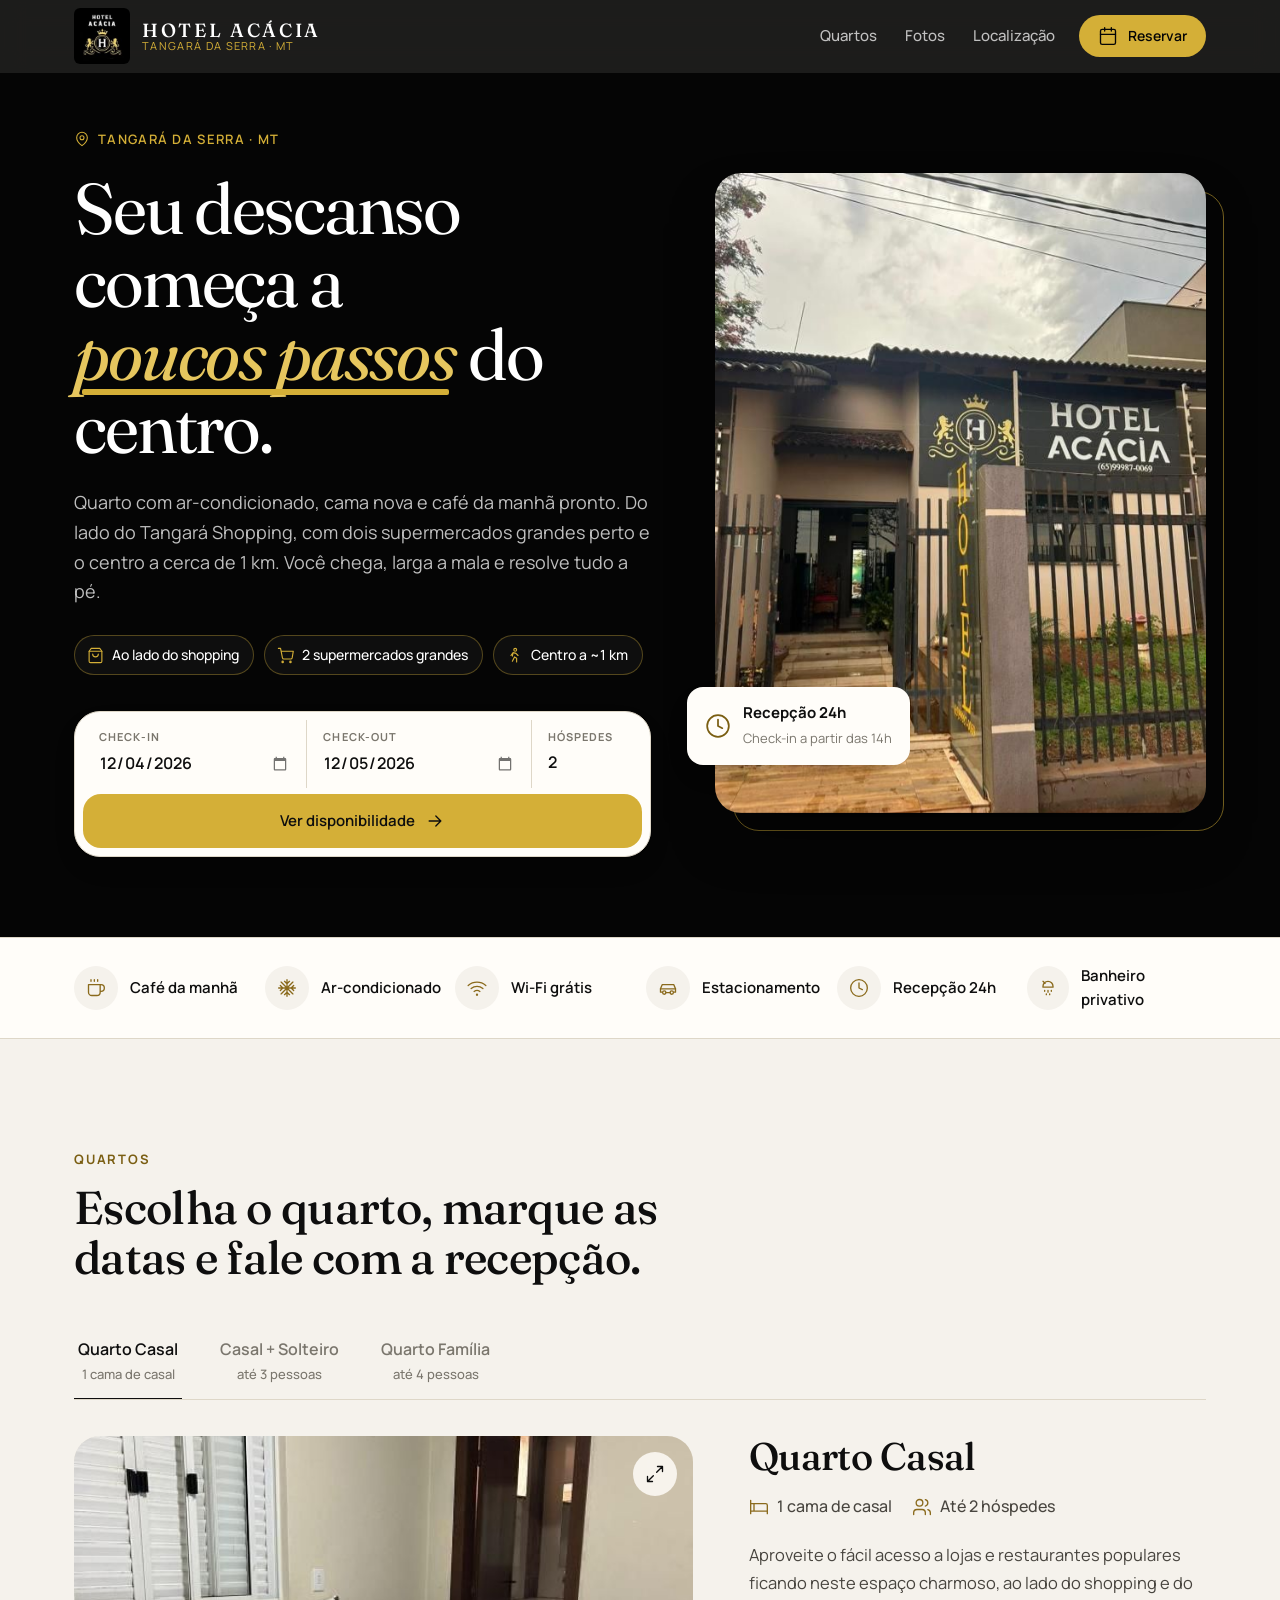
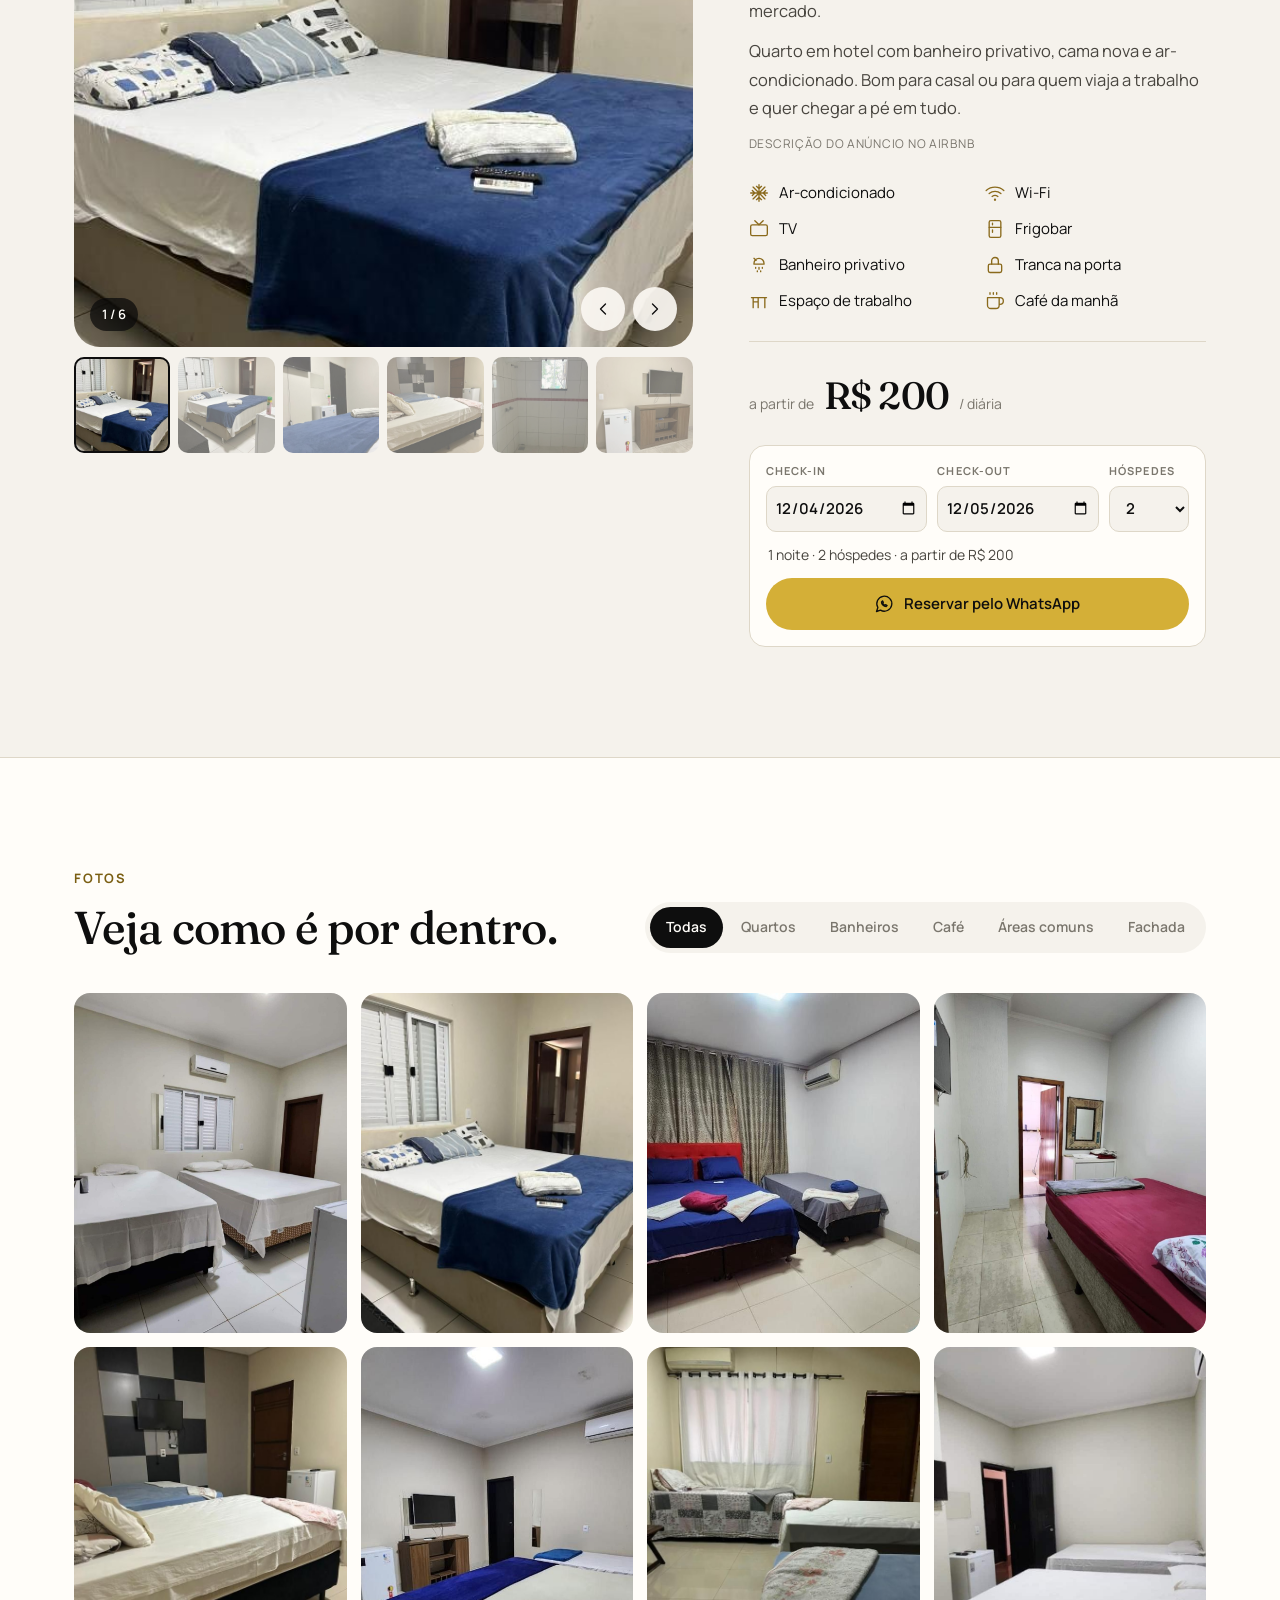
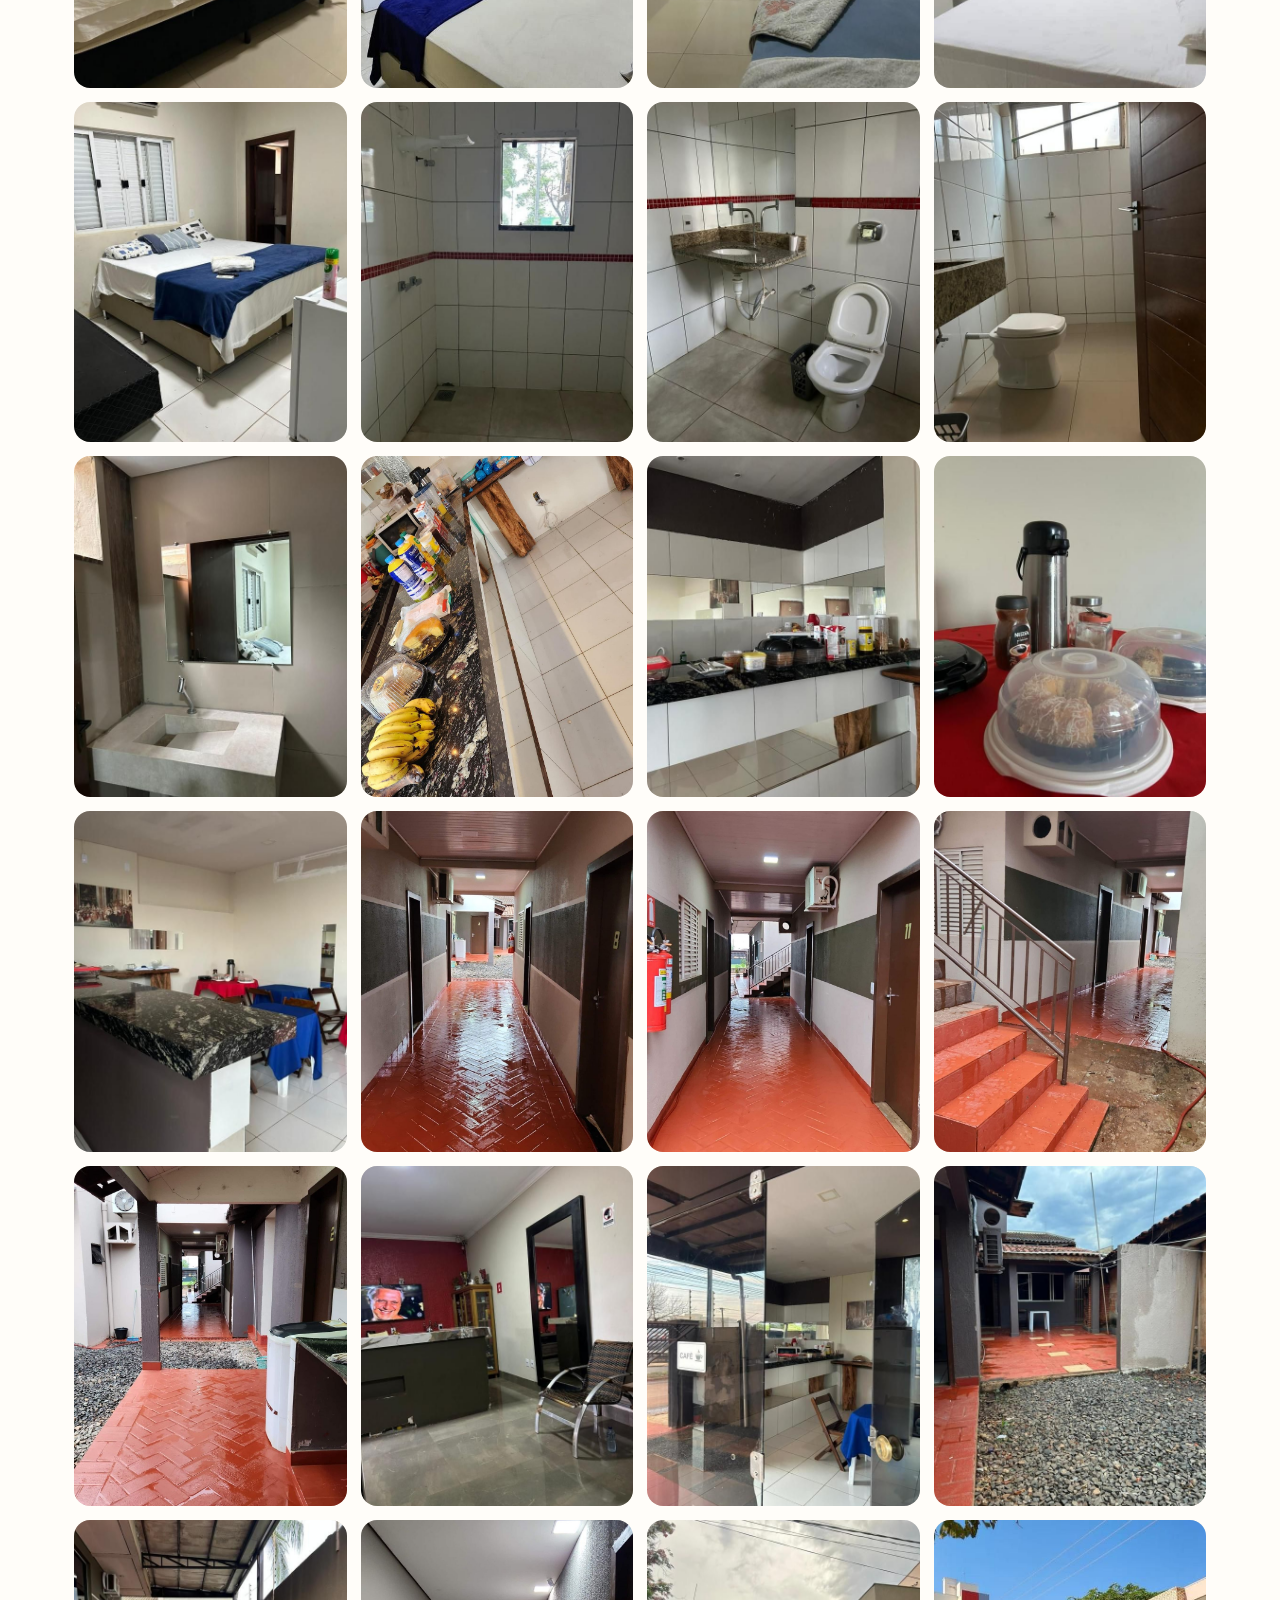
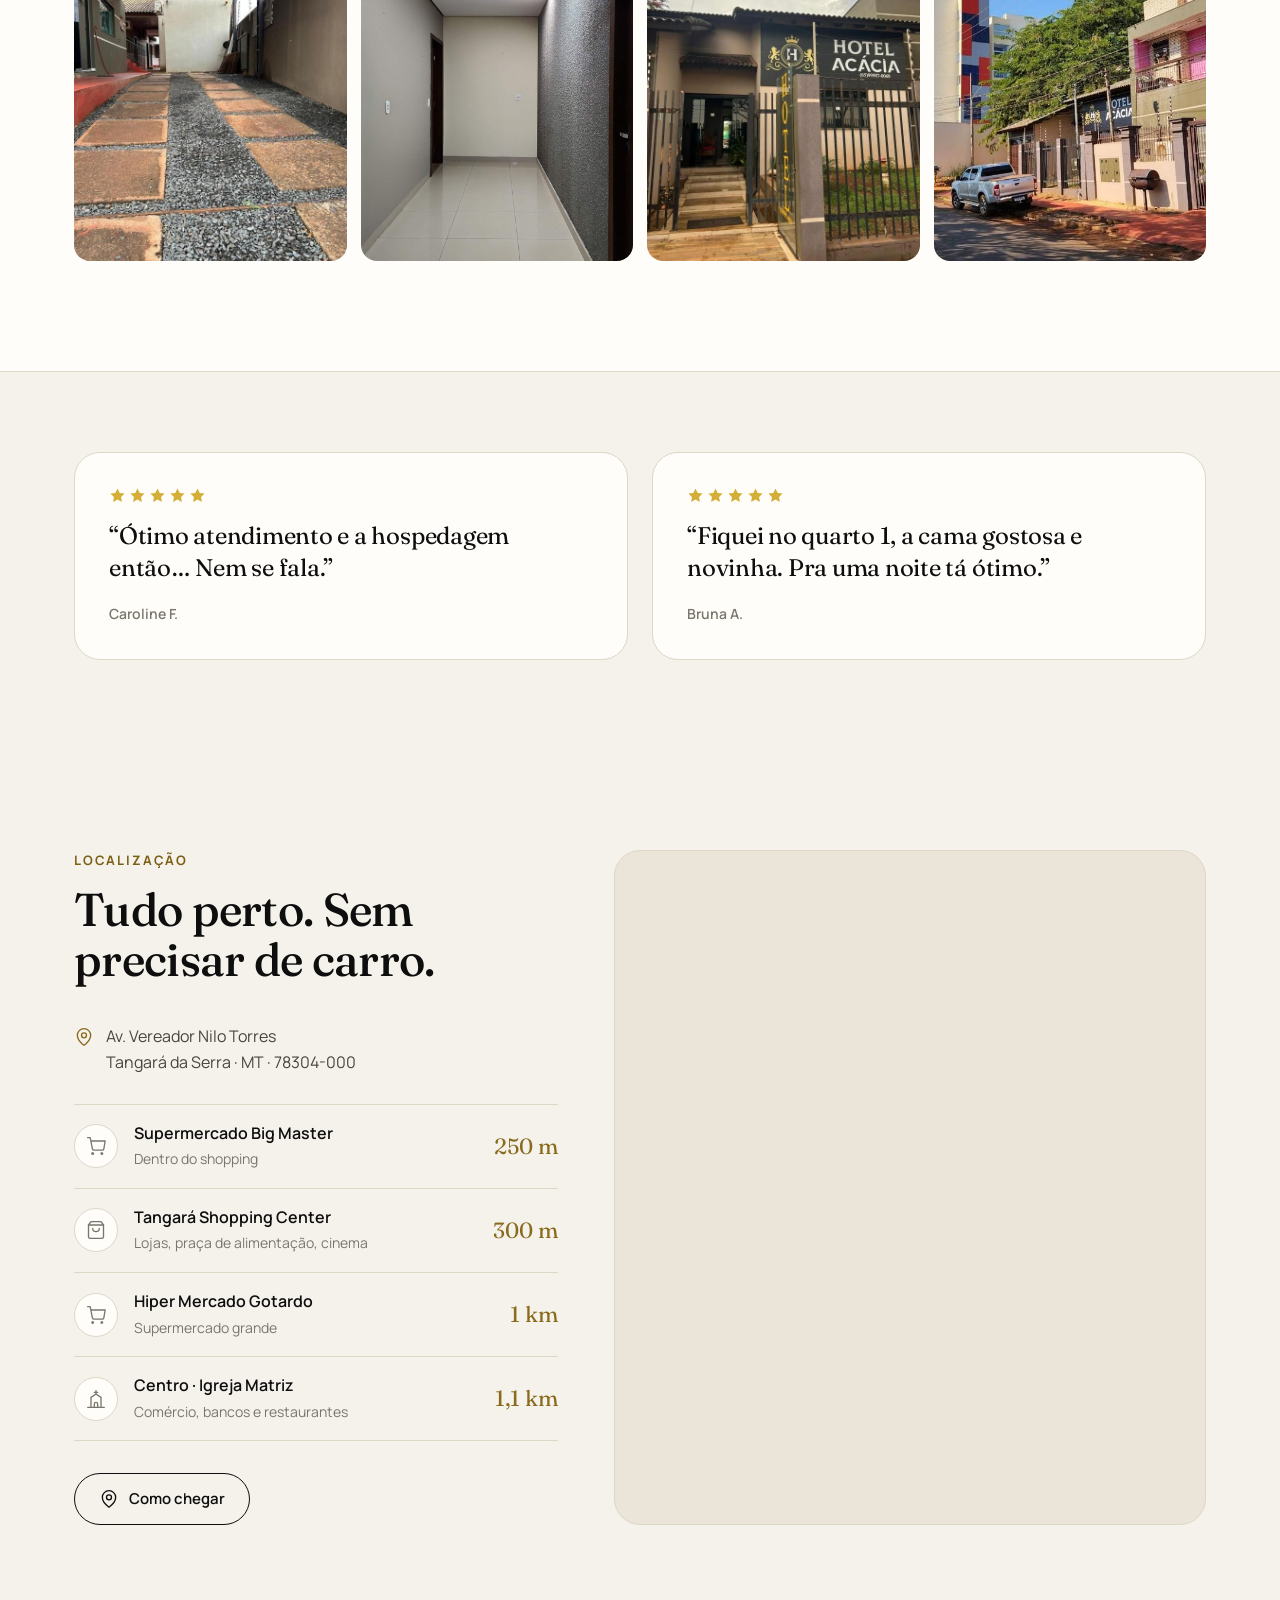
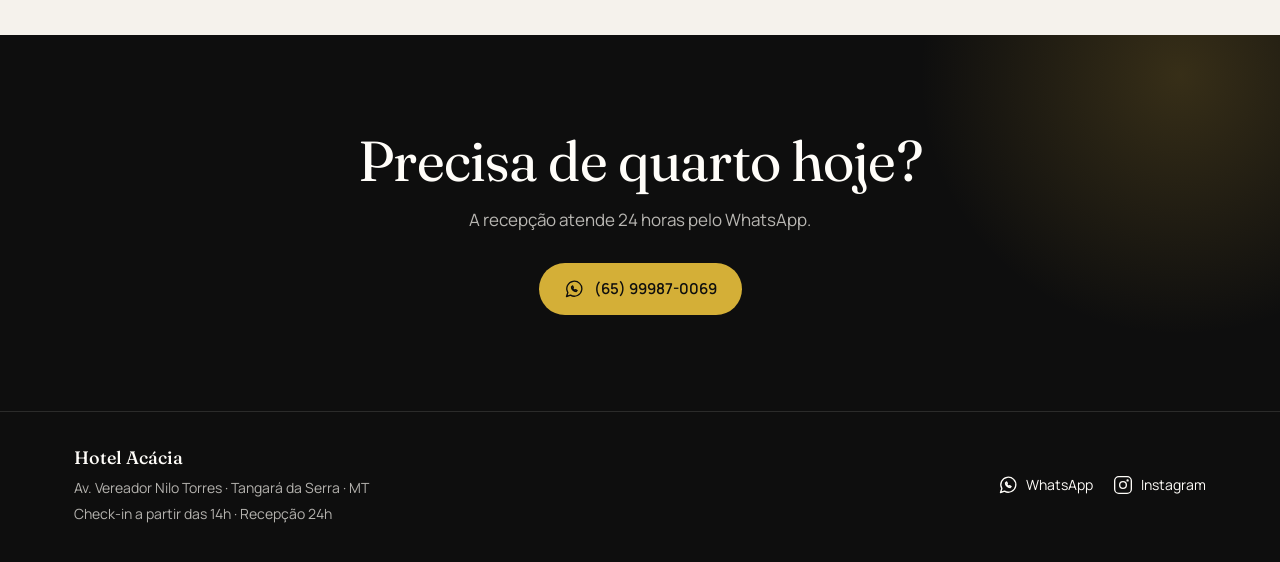
<file: index.html>
<!doctype html>
<html lang="pt-BR">
<head>
<meta charset="utf-8">
<meta name="viewport" content="width=device-width, initial-scale=1">
<title>Hotel Acácia · Tangará da Serra</title>
<meta name="description" content="Hotel Acácia em Tangará da Serra - MT. Quartos com ar-condicionado, Wi-Fi e café da manhã, ao lado do Tangará Shopping e perto do centro. Reserve pelo WhatsApp.">
<meta name="theme-color" content="#0A0A0A">
<link rel="preconnect" href="https://fonts.googleapis.com">
<link rel="preconnect" href="https://fonts.gstatic.com" crossorigin>
<link href="https://fonts.googleapis.com/css2?family=Fraunces:opsz,wght@9..144,400;9..144,500;9..144,600&family=Manrope:wght@400;500;600;700&display=swap" rel="stylesheet">
<link rel="icon" href="img/logo.jpg">
<link rel="stylesheet" href="styles.css">
</head>
<body>

<!-- Ícones (traço fino, estilo Lucide) -->
<svg width="0" height="0" style="position:absolute" aria-hidden="true">
  <defs>
    <symbol id="i-bed" viewBox="0 0 24 24"><path d="M2 4v16M2 8h18a2 2 0 0 1 2 2v10M2 17h20M6 8v9"/></symbol>
    <symbol id="i-users" viewBox="0 0 24 24"><path d="M16 21v-2a4 4 0 0 0-4-4H6a4 4 0 0 0-4 4v2"/><circle cx="9" cy="7" r="4"/><path d="M22 21v-2a4 4 0 0 0-3-3.87M16 3.13a4 4 0 0 1 0 7.75"/></symbol>
    <symbol id="i-snow" viewBox="0 0 24 24"><path d="M12 2v20M4.9 4.9l14.2 14.2M2 12h20M4.9 19.1 19.1 4.9M9 4l3 3 3-3M9 20l3-3 3 3M4 9l3 3-3 3M20 9l-3 3 3 3"/></symbol>
    <symbol id="i-wifi" viewBox="0 0 24 24"><path d="M5 12.55a11 11 0 0 1 14.08 0M1.42 9a16 16 0 0 1 21.16 0M8.53 16.11a6 6 0 0 1 6.95 0"/><circle cx="12" cy="20" r=".6"/></symbol>
    <symbol id="i-tv" viewBox="0 0 24 24"><rect x="2" y="7" width="20" height="13" rx="2"/><path d="m17 2-5 5-5-5"/></symbol>
    <symbol id="i-fridge" viewBox="0 0 24 24"><rect x="5" y="2" width="14" height="20" rx="2"/><path d="M5 10h14M9 5v2M9 13v3"/></symbol>
    <symbol id="i-shower" viewBox="0 0 24 24"><path d="M4 4 6.5 6.5M10 4a6 6 0 0 1 6 6v1H4v-1a6 6 0 0 1 6-6Z" transform="translate(2 0)"/><path d="M8 15v1M12 15v2M16 15v1M10 19v1M14 19v1"/></symbol>
    <symbol id="i-coffee" viewBox="0 0 24 24"><path d="M17 8h1a4 4 0 1 1 0 8h-1M3 8h14v9a4 4 0 0 1-4 4H7a4 4 0 0 1-4-4Z"/><path d="M6 2v2M10 2v2M14 2v2"/></symbol>
    <symbol id="i-car" viewBox="0 0 24 24"><path d="M19 17h2v-4l-2-5H5L3 13v4h2"/><circle cx="7.5" cy="17.5" r="2"/><circle cx="16.5" cy="17.5" r="2"/><path d="M9.5 17.5h5M3 13h18"/></symbol>
    <symbol id="i-clock" viewBox="0 0 24 24"><circle cx="12" cy="12" r="10"/><path d="M12 6v6l4 2"/></symbol>
    <symbol id="i-lock" viewBox="0 0 24 24"><rect x="4" y="11" width="16" height="10" rx="2"/><path d="M8 11V7a4 4 0 0 1 8 0v4"/></symbol>
    <symbol id="i-desk" viewBox="0 0 24 24"><path d="M3 8h18M5 8v12M19 8v12M5 13h6M11 8v12"/></symbol>
    <symbol id="i-bag" viewBox="0 0 24 24"><path d="M6 2 3 6v14a2 2 0 0 0 2 2h14a2 2 0 0 0 2-2V6l-3-4Z"/><path d="M3 6h18M16 10a4 4 0 0 1-8 0"/></symbol>
    <symbol id="i-cart" viewBox="0 0 24 24"><circle cx="8" cy="21" r="1"/><circle cx="19" cy="21" r="1"/><path d="M2 2h3l2.7 13.4a2 2 0 0 0 2 1.6h9.7a2 2 0 0 0 2-1.6L23 6H6"/></symbol>
    <symbol id="i-church" viewBox="0 0 24 24"><path d="M12 2v4M10 4h4M18 22V10l-6-4-6 4v12M2 22h20M10 22v-4a2 2 0 0 1 4 0v4"/></symbol>
    <symbol id="i-pin" viewBox="0 0 24 24"><path d="M20 10c0 6-8 12-8 12s-8-6-8-12a8 8 0 0 1 16 0Z"/><circle cx="12" cy="10" r="3"/></symbol>
    <symbol id="i-walk" viewBox="0 0 24 24"><circle cx="13" cy="4" r="2"/><path d="m9 20 3-6 3 2v5M7 12l3-4 4 1 3 3M10 8l-1 5"/></symbol>
    <symbol id="i-calendar" viewBox="0 0 24 24"><rect x="3" y="4" width="18" height="18" rx="2"/><path d="M16 2v4M8 2v4M3 10h18"/></symbol>
    <symbol id="i-arrow" viewBox="0 0 24 24"><path d="M5 12h14M13 6l6 6-6 6"/></symbol>
    <symbol id="i-left" viewBox="0 0 24 24"><path d="m15 18-6-6 6-6"/></symbol>
    <symbol id="i-right" viewBox="0 0 24 24"><path d="m9 18 6-6-6-6"/></symbol>
    <symbol id="i-x" viewBox="0 0 24 24"><path d="M18 6 6 18M6 6l12 12"/></symbol>
    <symbol id="i-expand" viewBox="0 0 24 24"><path d="M15 3h6v6M9 21H3v-6M21 3l-7 7M3 21l7-7"/></symbol>
    <symbol id="i-instagram" viewBox="0 0 24 24"><rect x="2" y="2" width="20" height="20" rx="5"/><circle cx="12" cy="12" r="4"/><circle cx="17.5" cy="6.5" r=".6"/></symbol>
    <symbol id="i-whats" viewBox="0 0 24 24"><path d="M3 21l1.65-4.8A9 9 0 1 1 7.8 19.35Z"/><path d="M9 9.5c0 3 2.5 5.5 5.5 5.5l1.2-1.2-1.8-1-.9.7a4 4 0 0 1-2.5-2.5l.7-.9-1-1.8L9 9.5"/></symbol>
    <symbol id="i-star" viewBox="0 0 24 24"><path d="m12 2 3.1 6.3 6.9 1-5 4.9 1.2 6.8L12 17.8 5.8 21l1.2-6.8-5-4.9 6.9-1Z"/></symbol>
    <symbol id="i-check" viewBox="0 0 24 24"><path d="M20 6 9 17l-5-5"/></symbol>
  </defs>
</svg>

<header class="top" id="top">
  <div class="wrap top__in">
    <a href="#inicio" class="brand" aria-label="Hotel Acácia, início">
      <img class="brand__logo" src="img/logo.jpg" alt="" width="56" height="56">
      <span class="brand__txt"><b>Hotel Acácia</b><small>Tangará da Serra · MT</small></span>
    </a>
    <nav class="nav" aria-label="Seções">
      <a href="#quartos">Quartos</a>
      <a href="#fotos">Fotos</a>
      <a href="#localizacao">Localização</a>
    </nav>
    <a class="btn btn--sm btn--ink" href="#reservar" data-scroll-book>
      <svg class="ic"><use href="#i-calendar"/></svg><span>Reservar</span>
    </a>
  </div>
</header>

<main>

<!-- HERO -->
<section class="hero" id="inicio">
  <div class="wrap hero__grid">
    <div class="hero__copy">
      <p class="eyebrow"><svg class="ic"><use href="#i-pin"/></svg> Tangará da Serra · MT</p>
      <h1 class="hero__title">Seu descanso começa a <em>poucos passos</em> do centro.</h1>
      <p class="hero__lead">Quarto com ar-condicionado, cama nova e café da manhã pronto. Do lado do Tangará Shopping, com dois supermercados grandes perto e o centro a cerca de 1 km. Você chega, larga a mala e resolve tudo a pé.</p>
      <ul class="chips" aria-label="Destaques da localização">
        <li><svg class="ic"><use href="#i-bag"/></svg>Ao lado do shopping</li>
        <li><svg class="ic"><use href="#i-cart"/></svg>2 supermercados grandes</li>
        <li><svg class="ic"><use href="#i-walk"/></svg>Centro a ~1 km</li>
      </ul>

      <form class="booker" id="reservar" data-booker novalidate>
        <div class="booker__field">
          <label for="hb-in">Check-in</label>
          <input id="hb-in" type="date" name="checkin" required>
        </div>
        <div class="booker__field">
          <label for="hb-out">Check-out</label>
          <input id="hb-out" type="date" name="checkout" required>
        </div>
        <div class="booker__field booker__field--sm">
          <label for="hb-guests">Hóspedes</label>
          <select id="hb-guests" name="guests">
            <option value="1">1</option><option value="2" selected>2</option><option value="3">3</option><option value="4">4</option>
          </select>
        </div>
        <button class="btn btn--accent booker__go" type="submit">
          <span>Ver disponibilidade</span><svg class="ic"><use href="#i-arrow"/></svg>
        </button>
        <p class="booker__msg" role="status" aria-live="polite"></p>
      </form>
    </div>

    <div class="hero__media" aria-hidden="true">
      <figure class="hero__img"><img src="img/fachada.jpg" alt="Fachada do Hotel Acácia com o letreiro" fetchpriority="high"></figure>
      <div class="hero__badge">
        <svg class="ic"><use href="#i-clock"/></svg>
        <div><b>Recepção 24h</b><span>Check-in a partir das 14h</span></div>
      </div>
    </div>
  </div>
</section>

<!-- COMODIDADES -->
<section class="perks" aria-label="Comodidades">
  <ul class="wrap perks__list">
    <li data-reveal><span class="perk__ic"><svg class="ic"><use href="#i-coffee"/></svg></span>Café da manhã</li>
    <li data-reveal><span class="perk__ic"><svg class="ic"><use href="#i-snow"/></svg></span>Ar-condicionado</li>
    <li data-reveal><span class="perk__ic"><svg class="ic"><use href="#i-wifi"/></svg></span>Wi-Fi grátis</li>
    <li data-reveal><span class="perk__ic"><svg class="ic"><use href="#i-car"/></svg></span>Estacionamento</li>
    <li data-reveal><span class="perk__ic"><svg class="ic"><use href="#i-clock"/></svg></span>Recepção 24h</li>
    <li data-reveal><span class="perk__ic"><svg class="ic"><use href="#i-shower"/></svg></span>Banheiro privativo</li>
  </ul>
</section>

<!-- QUARTOS -->
<section class="section" id="quartos">
  <div class="wrap">
    <div class="sec-head" data-reveal>
      <p class="kicker">Quartos</p>
      <h2>Escolha o quarto, marque as datas e fale com a recepção.</h2>
    </div>

    <div class="tabs" role="tablist" aria-label="Tipos de quarto" data-room-tabs></div>
    <div class="rooms" data-rooms></div>
  </div>
</section>

<!-- FOTOS -->
<section class="section section--alt" id="fotos">
  <div class="wrap">
    <div class="sec-head sec-head--row" data-reveal>
      <div>
        <p class="kicker">Fotos</p>
        <h2>Veja como é por dentro.</h2>
      </div>
      <div class="tabs tabs--pill" role="tablist" aria-label="Categorias de fotos" data-photo-tabs></div>
    </div>
    <div class="grid" data-photo-grid></div>
  </div>
</section>

<!-- AVALIAÇÕES -->
<section class="section section--tight" aria-label="Avaliações de hóspedes">
  <div class="wrap quotes">
    <figure class="quote" data-reveal>
      <div class="stars" aria-label="5 estrelas"><svg class="ic"><use href="#i-star"/></svg><svg class="ic"><use href="#i-star"/></svg><svg class="ic"><use href="#i-star"/></svg><svg class="ic"><use href="#i-star"/></svg><svg class="ic"><use href="#i-star"/></svg></div>
      <blockquote>“Ótimo atendimento e a hospedagem então… Nem se fala.”</blockquote>
      <figcaption>Caroline F.</figcaption>
    </figure>
    <figure class="quote" data-reveal>
      <div class="stars" aria-label="5 estrelas"><svg class="ic"><use href="#i-star"/></svg><svg class="ic"><use href="#i-star"/></svg><svg class="ic"><use href="#i-star"/></svg><svg class="ic"><use href="#i-star"/></svg><svg class="ic"><use href="#i-star"/></svg></div>
      <blockquote>“Fiquei no quarto 1, a cama gostosa e novinha. Pra uma noite tá ótimo.”</blockquote>
      <figcaption>Bruna A.</figcaption>
    </figure>
  </div>
</section>

<!-- LOCALIZAÇÃO -->
<section class="section" id="localizacao">
  <div class="wrap loc">
    <div class="loc__info">
      <div class="sec-head" data-reveal>
        <p class="kicker">Localização</p>
        <h2>Tudo perto. Sem precisar de carro.</h2>
      </div>
      <p class="loc__addr" data-reveal><svg class="ic"><use href="#i-pin"/></svg><span>Av. Vereador Nilo Torres<br>Tangará da Serra · MT · 78304-000</span></p>

      <ol class="near">
        <li data-reveal><span class="near__ic"><svg class="ic"><use href="#i-cart"/></svg></span><div><b>Supermercado Big Master</b><span>Dentro do shopping</span></div><em>250 m</em></li>
        <li data-reveal><span class="near__ic"><svg class="ic"><use href="#i-bag"/></svg></span><div><b>Tangará Shopping Center</b><span>Lojas, praça de alimentação, cinema</span></div><em>300 m</em></li>
        <li data-reveal><span class="near__ic"><svg class="ic"><use href="#i-cart"/></svg></span><div><b>Hiper Mercado Gotardo</b><span>Supermercado grande</span></div><em>1 km</em></li>
        <li data-reveal><span class="near__ic"><svg class="ic"><use href="#i-church"/></svg></span><div><b>Centro · Igreja Matriz</b><span>Comércio, bancos e restaurantes</span></div><em>1,1 km</em></li>
      </ol>

      <a class="btn btn--line" href="https://www.google.com/maps/dir/?api=1&destination=-14.6165458,-57.4985021" target="_blank" rel="noopener">
        <svg class="ic"><use href="#i-pin"/></svg><span>Como chegar</span>
      </a>
    </div>
    <div class="loc__map" data-reveal>
      <iframe title="Mapa do Hotel Acácia" loading="lazy" referrerpolicy="no-referrer-when-downgrade"
        src="https://www.google.com/maps?q=-14.6165458,-57.4985021&z=16&output=embed"></iframe>
    </div>
  </div>
</section>

<!-- CTA FINAL -->
<section class="cta">
  <div class="wrap cta__in" data-reveal>
    <h2>Precisa de quarto hoje?</h2>
    <p>A recepção atende 24 horas pelo WhatsApp.</p>
    <a class="btn btn--accent" href="#" data-wa="Olá! Gostaria de saber se tem quarto disponível hoje no Hotel Acácia.">
      <svg class="ic"><use href="#i-whats"/></svg><span>(65) 99987-0069</span>
    </a>
  </div>
</section>

</main>

<footer class="foot">
  <div class="wrap foot__in">
    <div>
      <b>Hotel Acácia</b>
      <p>Av. Vereador Nilo Torres · Tangará da Serra · MT</p>
      <p>Check-in a partir das 14h · Recepção 24h</p>
    </div>
    <div class="foot__links">
      <a href="#" data-wa="Olá! Vim pelo site do Hotel Acácia."><svg class="ic"><use href="#i-whats"/></svg>WhatsApp</a>
      <a href="https://www.instagram.com/hotelacaciatangaradaserra/" target="_blank" rel="noopener"><svg class="ic"><use href="#i-instagram"/></svg>Instagram</a>
    </div>
  </div>
</footer>

<!-- Barra fixa no celular -->
<div class="mbar">
  <a class="btn btn--ink" href="#reservar" data-scroll-book><svg class="ic"><use href="#i-calendar"/></svg><span>Escolher datas</span></a>
  <a class="btn btn--accent" href="#" data-wa="Olá! Gostaria de reservar um quarto no Hotel Acácia." aria-label="WhatsApp"><svg class="ic"><use href="#i-whats"/></svg></a>
</div>

<!-- Lightbox -->
<div class="lb" data-lb hidden>
  <button class="lb__btn lb__close" data-lb-close aria-label="Fechar"><svg class="ic"><use href="#i-x"/></svg></button>
  <button class="lb__btn lb__prev" data-lb-prev aria-label="Foto anterior"><svg class="ic"><use href="#i-left"/></svg></button>
  <figure class="lb__fig"><img alt="" data-lb-img><figcaption data-lb-cap></figcaption></figure>
  <button class="lb__btn lb__next" data-lb-next aria-label="Próxima foto"><svg class="ic"><use href="#i-right"/></svg></button>
</div>

<script src="app.js"></script>
</body>
</html>
</file>
<file: styles.css>
/* Hotel Acácia — sistema visual próprio
   Cores da marca: preto do letreiro + dourado do brasão + branco */
:root{
  --sand:#F5F2EC;
  --paper:#FFFDF9;
  --sand-2:#EBE5D9;
  --line:#DED7C8;
  --ink:#0E0E0E;
  --ink-2:#48453F;
  --ink-3:#7A766D;
  --gold-dk:#8A6A1C;
  --gold:#D4AF37;
  --gold-2:#E6C65E;
  --gold-ink:#7A5E12;
  --black:#050505;
  --ok:#2F6B45;
  --warn:#9A4A1E;

  --serif:"Fraunces", Georgia, "Times New Roman", serif;
  --sans:"Manrope", system-ui, -apple-system, "Segoe UI", sans-serif;

  --r-sm:10px; --r:16px; --r-lg:26px;
  --ease:cubic-bezier(.22,.8,.24,1);
  --shadow:0 1px 2px rgba(10,10,10,.06), 0 12px 32px -12px rgba(10,10,10,.18);
  --wrap:1180px;
}

*,*::before,*::after{box-sizing:border-box}
html{scroll-behavior:smooth;-webkit-text-size-adjust:100%}
body{margin:0;background:var(--sand);color:var(--ink);font:400 16px/1.6 var(--sans);-webkit-font-smoothing:antialiased;overflow-x:hidden}
img{display:block;max-width:100%}
a{color:inherit}
button,input,select{font:inherit;color:inherit}
h1,h2,h3{font-family:var(--serif);font-weight:500;letter-spacing:-.015em;margin:0;line-height:1.08}
p{margin:0}
.wrap{width:100%;max-width:var(--wrap);margin:0 auto;padding:0 24px}

.ic{width:20px;height:20px;fill:none;stroke:currentColor;stroke-width:1.6;stroke-linecap:round;stroke-linejoin:round;flex:none}

/* ---------- Botões ---------- */
.btn{display:inline-flex;align-items:center;justify-content:center;gap:10px;height:52px;padding:0 24px;border-radius:999px;border:1px solid transparent;font-weight:600;font-size:15px;text-decoration:none;cursor:pointer;white-space:nowrap;transition:transform .25s var(--ease),background-color .25s,box-shadow .25s,border-color .25s}
.btn .ic{transition:transform .3s var(--ease)}
.btn:hover .ic{transform:translateX(3px)}
.btn:active{transform:scale(.97)}
.btn--sm{height:42px;padding:0 18px;font-size:14px}
.btn--ink{background:var(--ink);color:var(--paper)}
.btn--ink:hover{background:var(--gold-dk)}
.btn--accent{background:var(--gold);color:var(--ink)}
.btn--accent:hover{background:var(--gold-2);box-shadow:0 10px 24px -10px rgba(201,162,58,.8)}
.btn--line{border-color:var(--ink);background:transparent;color:var(--ink)}
.btn--line:hover{background:var(--ink);color:var(--paper)}
:focus-visible{outline:2px solid var(--gold-ink);outline-offset:3px}

/* ---------- Topo ---------- */
.top{position:sticky;top:0;z-index:40;background:rgba(5,5,5,.9);color:#fff;backdrop-filter:saturate(1.4) blur(12px);-webkit-backdrop-filter:saturate(1.4) blur(12px);border-bottom:1px solid transparent;transition:border-color .3s,background-color .3s}
.top.is-scrolled{border-bottom-color:rgba(212,175,55,.25);background:rgba(5,5,5,.97)}
.top__in{display:flex;align-items:center;gap:24px;height:72px}
.brand{display:flex;align-items:center;gap:12px;text-decoration:none;margin-right:auto}
.brand__logo{width:56px;height:56px;border-radius:6px;transition:transform .5s var(--ease)}
.brand:hover .brand__logo{transform:scale(1.06)}
.brand__txt{display:flex;flex-direction:column;line-height:1.1}
.brand__txt b{font-family:var(--serif);font-weight:500;font-size:19px;letter-spacing:.14em;text-transform:uppercase}
.brand__txt small{font-size:11px;letter-spacing:.12em;text-transform:uppercase;color:var(--gold)}
.nav{display:flex;gap:28px}
.nav a{text-decoration:none;font-weight:500;font-size:15px;color:rgba(255,255,255,.72);position:relative;padding:4px 0}
.nav a::after{content:"";position:absolute;left:0;right:0;bottom:-2px;height:1.5px;background:var(--gold);transform:scaleX(0);transform-origin:left;transition:transform .35s var(--ease)}
.nav a:hover{color:#fff}
.top .btn--ink{background:var(--gold);color:var(--black)}
.top .btn--ink:hover{background:var(--gold-2)}
.nav a:hover::after{transform:scaleX(1)}

/* ---------- Hero ---------- */
.hero{padding:56px 0 80px;position:relative;background:var(--black);color:#fff}
.hero__grid{display:grid;grid-template-columns:1.08fr .92fr;gap:64px;align-items:center}
.eyebrow{display:inline-flex;align-items:center;gap:8px;font-size:13px;font-weight:600;letter-spacing:.1em;text-transform:uppercase;color:var(--gold);margin-bottom:22px}
.eyebrow .ic{width:16px;height:16px}
.hero__title{font-size:clamp(42px,5.6vw,74px);line-height:1.02;letter-spacing:-.03em;font-weight:400}
.hero__title em{font-style:italic;color:var(--gold-2);position:relative;white-space:nowrap}
.hero__title em::after{content:"";position:absolute;left:2%;right:2%;bottom:.04em;height:.09em;background:var(--gold);border-radius:2px;transform:scaleX(0);transform-origin:left;animation:underline 1s .5s var(--ease) forwards}
@keyframes underline{to{transform:scaleX(1)}}
.hero__lead{margin-top:24px;font-size:18px;line-height:1.65;color:rgba(255,255,255,.74);max-width:54ch}
.chips{list-style:none;padding:0;margin:28px 0 0;display:flex;flex-wrap:wrap;gap:10px}
.chips li{display:inline-flex;align-items:center;gap:8px;padding:8px 14px 8px 12px;border:1px solid rgba(212,175,55,.35);border-radius:999px;font-size:14px;font-weight:500;background:rgba(255,255,255,.04)}
.chips .ic{width:17px;height:17px;color:var(--gold)}

/* Barra de reserva */
.booker{color:var(--ink);margin-top:36px;display:grid;grid-template-columns:1fr 1fr 110px;gap:0;background:var(--paper);border:1px solid var(--line);border-radius:var(--r-lg);padding:8px;box-shadow:var(--shadow);scroll-margin-top:110px}
.booker__field{display:flex;flex-direction:column;padding:8px 16px;border-right:1px solid var(--line);min-width:0}
.booker__field:nth-child(3){border-right:0}
.booker__field label{font-size:11px;font-weight:700;letter-spacing:.1em;text-transform:uppercase;color:var(--ink-3)}
.booker__field input,.booker__field select{border:0;background:transparent;padding:4px 0 2px;font-size:16px;font-weight:600;outline:none;min-width:0;width:100%;appearance:none;-webkit-appearance:none;cursor:pointer}
.booker__field input::-webkit-calendar-picker-indicator{opacity:.55;cursor:pointer}
.booker__go{grid-column:1/-1;margin-top:6px;height:54px;border-radius:calc(var(--r-lg) - 8px)}
.booker__msg{grid-column:1/-1;font-size:14px;color:var(--ink-2);padding:0 16px;max-height:0;overflow:hidden;transition:max-height .35s var(--ease),padding .35s var(--ease)}
.booker__msg.is-on{max-height:120px;padding:12px 16px 6px}
.booker.is-shake{animation:shake .4s}
@keyframes shake{20%,60%{transform:translateX(-4px)}40%,80%{transform:translateX(4px)}}

.hero__media{position:relative;height:640px}
.hero__media::before{content:"";position:absolute;inset:18px -18px -18px 18px;border:1px solid rgba(212,175,55,.55);border-radius:var(--r-lg);animation:rise 1s .35s var(--ease) both}
.hero__img{margin:0;position:absolute;inset:0;overflow:hidden;border-radius:var(--r-lg);box-shadow:0 30px 60px -20px rgba(0,0,0,.7);animation:rise 1s .1s var(--ease) both}
.hero__img img{width:100%;height:100%;object-fit:cover;object-position:50% 40%;animation:zoom 9s ease-out both}
.hero__badge{position:absolute;left:-28px;bottom:48px;color:var(--ink);display:flex;align-items:center;gap:12px;background:var(--paper);border-radius:var(--r);padding:14px 18px;box-shadow:var(--shadow);animation:rise 1s .55s var(--ease) both}
.hero__badge .ic{color:var(--gold-ink);width:26px;height:26px}
.hero__badge b{display:block;font-size:15px}
.hero__badge span{font-size:13px;color:var(--ink-3)}
@keyframes rise{from{opacity:0;transform:translateY(22px)}to{opacity:1;transform:none}}
@keyframes zoom{from{transform:scale(1.08)}to{transform:scale(1)}}

/* ---------- Comodidades ---------- */
.perks{border-top:1px solid var(--line);border-bottom:1px solid var(--line);background:var(--paper)}
.perks__list{list-style:none;margin:0 auto;display:grid;grid-template-columns:repeat(6,1fr);padding-top:26px;padding-bottom:26px;gap:12px}
.perks__list li{display:flex;align-items:center;gap:12px;font-weight:600;font-size:15px}
.perk__ic{display:grid;place-items:center;width:44px;height:44px;border-radius:50%;background:var(--sand);color:var(--gold-dk);transition:background-color .3s,color .3s,transform .4s var(--ease)}
.perks__list li:hover .perk__ic{background:var(--gold-dk);color:var(--paper);transform:translateY(-3px)}

/* ---------- Seções ---------- */
.section{padding:110px 0}
.section--alt{background:var(--paper);border-top:1px solid var(--line);border-bottom:1px solid var(--line)}
.section--tight{padding:80px 0}
.sec-head{margin-bottom:40px;max-width:640px}
.sec-head h2{font-size:clamp(32px,3.6vw,48px)}
.sec-head--row{display:flex;justify-content:space-between;align-items:flex-end;gap:32px;max-width:none}
.kicker{font-size:13px;font-weight:700;letter-spacing:.14em;text-transform:uppercase;color:var(--gold-ink);margin-bottom:14px}

/* ---------- Abas ---------- */
.tabs{display:flex;gap:6px;border-bottom:1px solid var(--line);margin-bottom:36px;overflow-x:auto;scrollbar-width:none;position:relative}
.tabs::-webkit-scrollbar{display:none}
.tab{appearance:none;border:0;background:none;padding:14px 4px;margin-right:28px;font-weight:600;font-size:16px;color:var(--ink-3);cursor:pointer;white-space:nowrap;position:relative;transition:color .25s}
.tab small{display:block;font-weight:500;font-size:13px;color:var(--ink-3);margin-top:2px}
.tab::after{content:"";position:absolute;left:0;right:0;bottom:-1px;height:2px;background:var(--ink);transform:scaleX(0);transform-origin:left;transition:transform .4s var(--ease)}
.tab:hover{color:var(--ink)}
.tab[aria-selected="true"]{color:var(--ink)}
.tab[aria-selected="true"]::after{transform:scaleX(1)}

.tabs--pill{border:0;margin:0;background:var(--sand);padding:5px;border-radius:999px;gap:2px;flex:none;max-width:100%}
.tabs--pill .tab{margin:0;padding:9px 16px;border-radius:999px;font-size:14px;transition:background-color .3s,color .3s}
.tabs--pill .tab::after{display:none}
.tabs--pill .tab[aria-selected="true"]{background:var(--ink);color:var(--paper)}

/* ---------- Quartos ---------- */
.room{display:grid;grid-template-columns:1.15fr .85fr;gap:56px;align-items:start}
.room[hidden]{display:none}
.room.is-in{animation:fadeup .55s var(--ease) both}
@keyframes fadeup{from{opacity:0;transform:translateY(14px)}to{opacity:1;transform:none}}

.gal{position:relative}
.gal__main{position:relative;aspect-ratio:4/3.3;border-radius:var(--r-lg);overflow:hidden;background:var(--sand-2)}
.gal__main img{position:absolute;inset:0;width:100%;height:100%;object-fit:cover;opacity:0;transition:opacity .5s ease, transform 1.2s var(--ease);transform:scale(1.03)}
.gal__main img.is-on{opacity:1;transform:none}
.gal__nav{position:absolute;bottom:16px;right:16px;display:flex;gap:8px}
.gal__btn{display:grid;place-items:center;width:44px;height:44px;border-radius:50%;border:0;background:rgba(251,248,242,.92);color:var(--ink);cursor:pointer;transition:transform .25s var(--ease),background-color .25s}
.gal__btn:hover{background:#fff;transform:scale(1.06)}
.gal__btn--zoom{position:absolute;top:16px;right:16px}
.gal__count{position:absolute;left:16px;bottom:16px;background:rgba(10,10,10,.72);color:var(--paper);font-size:13px;font-weight:600;padding:6px 12px;border-radius:999px}
.gal__thumbs{display:grid;grid-template-columns:repeat(6,1fr);gap:8px;margin-top:10px}
.gal__thumb{padding:0;border:0;border-radius:var(--r-sm);overflow:hidden;aspect-ratio:1;cursor:pointer;opacity:.55;outline:2px solid transparent;outline-offset:-2px;transition:opacity .25s,outline-color .25s}
.gal__thumb img{width:100%;height:100%;object-fit:cover;transition:transform .5s var(--ease)}
.gal__thumb:hover{opacity:.9}
.gal__thumb:hover img{transform:scale(1.08)}
.gal__thumb[aria-current="true"]{opacity:1;outline-color:var(--ink)}

.room__info h3{font-size:clamp(30px,3vw,40px)}
.room__specs{display:flex;flex-wrap:wrap;gap:8px 20px;margin:16px 0 22px;color:var(--ink-2);font-weight:500}
.room__specs span{display:inline-flex;align-items:center;gap:8px}
.room__specs .ic{color:var(--gold-dk)}
.room__desc{color:var(--ink-2);font-size:16.5px;line-height:1.7}
.room__desc p+p{margin-top:12px}
.room__src{display:inline-block;margin-top:12px;font-size:12px;letter-spacing:.06em;text-transform:uppercase;color:var(--ink-3)}
.amen{list-style:none;padding:0;margin:26px 0 0;display:grid;grid-template-columns:1fr 1fr;gap:12px 16px}
.amen li{display:flex;align-items:center;gap:10px;font-size:15px}
.amen .ic{color:var(--gold-dk);transition:transform .35s var(--ease)}
.amen li:hover .ic{transform:scale(1.15) rotate(-6deg)}

.price{margin-top:28px;padding-top:24px;border-top:1px solid var(--line);display:flex;align-items:baseline;gap:10px;flex-wrap:wrap}
.price small{font-size:14px;color:var(--ink-3)}
.price b{font-family:var(--serif);font-size:38px;font-weight:500;letter-spacing:-.02em}
.price em{font-style:normal;color:var(--ink-3);font-size:14px}

.rbook{margin-top:18px;background:var(--paper);border:1px solid var(--line);border-radius:var(--r);padding:16px}
.rbook__row{display:grid;grid-template-columns:1fr 1fr 80px;gap:10px}
.rbook label{display:flex;flex-direction:column;font-size:11px;font-weight:700;letter-spacing:.1em;text-transform:uppercase;color:var(--ink-3)}
.rbook input,.rbook select{margin-top:6px;height:46px;border:1px solid var(--line);border-radius:var(--r-sm);background:var(--sand);padding:0 12px;font-size:15px;font-weight:600;letter-spacing:0;text-transform:none;color:var(--ink);transition:border-color .2s,background-color .2s;min-width:0;width:100%}
.rbook input:focus,.rbook select:focus{border-color:var(--ink);background:#fff;outline:none}
.rbook__sum{font-size:14px;color:var(--ink-2);margin:12px 2px 0;min-height:22px}
.rbook__status{display:flex;align-items:center;gap:8px;font-size:14px;font-weight:600;margin:4px 2px 0;min-height:0}
.rbook__status:empty{display:none}
.rbook__status.ok{color:var(--ok)}
.rbook__status.no{color:var(--warn)}
.rbook__status .ic{width:18px;height:18px}
.rbook .btn{width:100%;margin-top:12px}

/* ---------- Galeria de fotos ---------- */
.grid{display:grid;grid-template-columns:repeat(auto-fill,minmax(230px,1fr));gap:14px}
.grid__item{margin:0;aspect-ratio:4/5;border-radius:var(--r);overflow:hidden;position:relative;cursor:zoom-in;background:var(--sand-2);padding:0;border:0;display:block;width:100%;animation:fadeup .5s var(--ease) both}
.grid__item img{width:100%;height:100%;object-fit:cover;transition:transform .8s var(--ease)}
.grid__item::after{content:"";position:absolute;inset:0;background:linear-gradient(to top,rgba(10,10,10,.45),transparent 45%);opacity:0;transition:opacity .35s}
.grid__item .ic{position:absolute;right:14px;bottom:14px;color:#fff;z-index:1;opacity:0;transform:translateY(6px);transition:opacity .35s,transform .35s var(--ease)}
.grid__item:hover img{transform:scale(1.04)}
.grid__item:hover::after,.grid__item:hover .ic{opacity:1}
.grid__item:hover .ic{transform:none}

/* ---------- Avaliações ---------- */
.quotes{display:grid;grid-template-columns:1fr 1fr;gap:24px}
.quote{margin:0;padding:34px;border:1px solid var(--line);border-radius:var(--r-lg);background:var(--paper)}
.stars{display:flex;gap:3px;color:var(--gold)}
.stars .ic{width:17px;height:17px;fill:currentColor;stroke:none}
.quote blockquote{margin:16px 0 18px;font-family:var(--serif);font-size:24px;line-height:1.35;letter-spacing:-.01em}
.quote figcaption{font-size:14px;font-weight:600;color:var(--ink-3)}

/* ---------- Localização ---------- */
.loc{display:grid;grid-template-columns:.9fr 1.1fr;gap:56px;align-items:stretch}
.loc__addr{display:flex;gap:12px;font-size:16px;color:var(--ink-2);margin-bottom:28px}
.loc__addr .ic{color:var(--gold-dk);margin-top:3px}
.near{list-style:none;padding:0;margin:0 0 32px;border-top:1px solid var(--line)}
.near li{display:grid;grid-template-columns:44px 1fr auto;gap:16px;align-items:center;padding:16px 0;border-bottom:1px solid var(--line)}
.near__ic{display:grid;place-items:center;width:44px;height:44px;border-radius:50%;background:var(--paper);border:1px solid var(--line);color:var(--gold-dk);transition:transform .4s var(--ease),background-color .3s,color .3s}
.near li:hover .near__ic{transform:scale(1.08);background:var(--gold-dk);color:var(--paper);border-color:var(--gold-dk)}
.near b{display:block;font-weight:600}
.near span{font-size:14px;color:var(--ink-3)}
.near em{font-style:normal;font-family:var(--serif);font-size:22px;color:var(--gold-dk)}
.loc__map{border-radius:var(--r-lg);overflow:hidden;min-height:480px;border:1px solid var(--line);background:var(--sand-2)}
.loc__map iframe{width:100%;height:100%;min-height:480px;border:0;display:block;filter:saturate(.85)}

/* ---------- CTA ---------- */
.cta{background:var(--ink);color:var(--paper);padding:96px 0;position:relative;overflow:hidden}
.cta::before{content:"";position:absolute;width:520px;height:520px;border-radius:50%;right:-160px;top:-220px;background:radial-gradient(closest-side,rgba(201,162,58,.22),transparent)}
.cta__in{text-align:center;position:relative}
.cta h2{font-size:clamp(34px,4.4vw,58px);font-weight:400}
.cta p{margin:14px 0 30px;color:rgba(251,248,242,.72);font-size:17px}

/* ---------- Rodapé ---------- */
.foot{background:var(--ink);color:rgba(251,248,242,.7);border-top:1px solid rgba(251,248,242,.12);padding:32px 0 36px;font-size:14px}
.foot__in{display:flex;justify-content:space-between;gap:24px;flex-wrap:wrap}
.foot b{color:var(--paper);font-family:var(--serif);font-size:18px;font-weight:500}
.foot p{margin-top:4px}
.foot__links{display:flex;gap:20px;align-items:center}
.foot__links a{display:inline-flex;gap:8px;align-items:center;text-decoration:none;color:var(--paper);transition:color .25s}
.foot__links a:hover{color:var(--gold)}

/* ---------- Lightbox ---------- */
.lb{position:fixed;inset:0;z-index:100;background:rgba(18,24,20,.94);display:grid;grid-template-columns:72px 1fr 72px;align-items:center;opacity:0;transition:opacity .3s}
.lb.is-open{opacity:1}
.lb[hidden]{display:none}
.lb__fig{margin:0;display:flex;flex-direction:column;align-items:center;gap:14px;max-height:100vh;padding:24px 0}
.lb__fig img{max-height:calc(100vh - 110px);max-width:100%;border-radius:var(--r-sm);object-fit:contain;transition:opacity .25s}
.lb__fig figcaption{color:rgba(255,255,255,.75);font-size:14px}
.lb__btn{display:grid;place-items:center;width:48px;height:48px;border-radius:50%;border:0;background:rgba(255,255,255,.1);color:#fff;cursor:pointer;justify-self:center;transition:background-color .25s,transform .25s var(--ease)}
.lb__btn:hover{background:rgba(255,255,255,.2);transform:scale(1.06)}
.lb__close{position:absolute;top:18px;right:18px}

/* ---------- Barra móvel ---------- */
.mbar{display:none}

/* ---------- Revelar ao rolar ---------- */
[data-reveal]{opacity:0;transform:translateY(16px);transition:opacity .7s var(--ease),transform .7s var(--ease)}
[data-reveal].is-in{opacity:1;transform:none}

/* ---------- Responsivo ---------- */
@media (max-width:1080px){
  .hero__grid{gap:40px}
  .perks__list{grid-template-columns:repeat(3,1fr);row-gap:18px}
  .room{gap:36px}
}
@media (max-width:900px){
  .nav{display:none}
  .hero{padding:24px 0 56px}
  .hero__grid{grid-template-columns:1fr}
  .hero__media{order:-1;height:420px;margin:0 10px 18px 0}
  .hero__media::before{inset:10px -10px -10px 10px}
  .hero__badge{left:12px;bottom:16px;padding:10px 14px}
  .room,.loc{grid-template-columns:1fr}
  .sec-head--row{flex-direction:column;align-items:flex-start}
  .quotes{grid-template-columns:1fr}
  .section{padding:80px 0}
}
@media (max-width:640px){
  .wrap{padding:0 16px}
  .top__in{height:64px}
  .top .btn{display:none}
  .brand__txt b{font-size:20px}
  .hero__title{font-size:40px}
  .hero__lead{font-size:16.5px}
  .booker{grid-template-columns:1fr 1fr;padding:6px}
  .booker__field{padding:10px 12px}
  .booker__field:nth-child(2){border-right:0}
  .booker__field:nth-child(3){grid-column:1/-1;border-top:1px solid var(--line)}
  .booker__field:nth-child(1),.booker__field:nth-child(2){border-bottom:0}
  .perks__list{grid-template-columns:1fr 1fr;padding-top:20px;padding-bottom:20px}
  .perks__list li{font-size:14px}
  .perk__ic{width:38px;height:38px}
  .tab{margin-right:20px;font-size:15px}
  .gal__thumbs{grid-template-columns:repeat(5,1fr)}
  .gal__thumbs .gal__thumb:nth-child(n+6){display:none}
  .amen{grid-template-columns:1fr 1fr}
  .rbook__row{grid-template-columns:1fr 1fr}
  .rbook__row label:last-child{grid-column:1/-1}
  .grid{grid-template-columns:1fr 1fr;gap:10px}
  .quote{padding:26px}
  .quote blockquote{font-size:21px}
  .loc__map,.loc__map iframe{min-height:340px}
  .near em{font-size:19px}
  .lb{grid-template-columns:1fr;}
  .lb__prev,.lb__next{position:absolute;bottom:22px}
  .lb__prev{left:calc(50% - 60px)}.lb__next{right:calc(50% - 60px)}
  .lb__fig img{max-height:calc(100vh - 170px)}
  body{padding-bottom:84px}
  .mbar{display:flex;gap:10px;position:fixed;left:0;right:0;bottom:0;z-index:50;padding:12px 16px calc(12px + env(safe-area-inset-bottom));background:rgba(5,5,5,.94);backdrop-filter:blur(12px);-webkit-backdrop-filter:blur(12px);border-top:1px solid rgba(212,175,55,.3);transform:translateY(110%);transition:transform .4s var(--ease)}
  .mbar.is-on{transform:none}
  .mbar .btn--ink{flex:1;background:#fff;color:var(--black)}
  .mbar .btn--accent{width:52px;padding:0}
}

@media (prefers-reduced-motion:reduce){
  *,*::before,*::after{animation-duration:.01ms!important;animation-iteration-count:1!important;transition-duration:.01ms!important;scroll-behavior:auto!important}
  [data-reveal]{opacity:1;transform:none}
}

/* evita que itens de grid estourem a largura no celular */
.hero__grid>*,.room>*,.loc>*,.quotes>*{min-width:0}
.rbook__row>label,.booker__field{min-width:0}
.rbook input[type="date"]{padding:0 8px}
</file>
